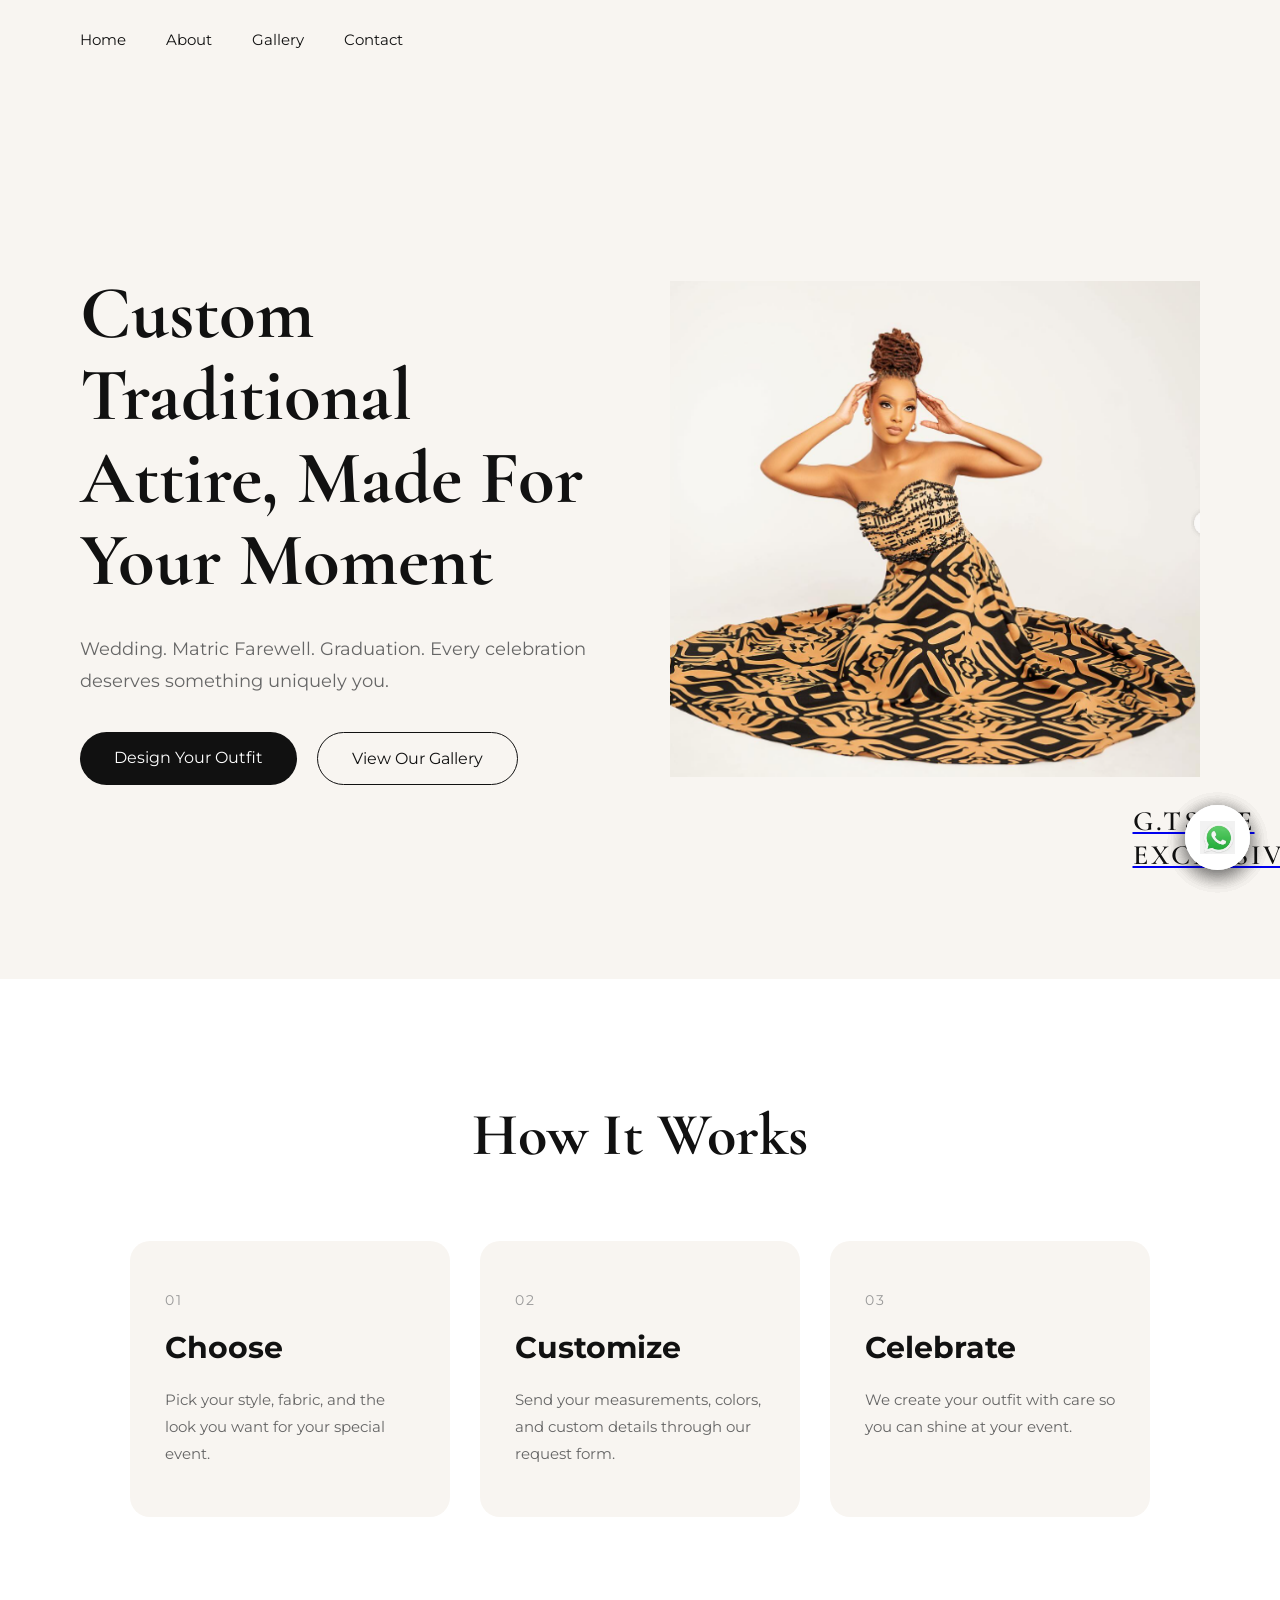
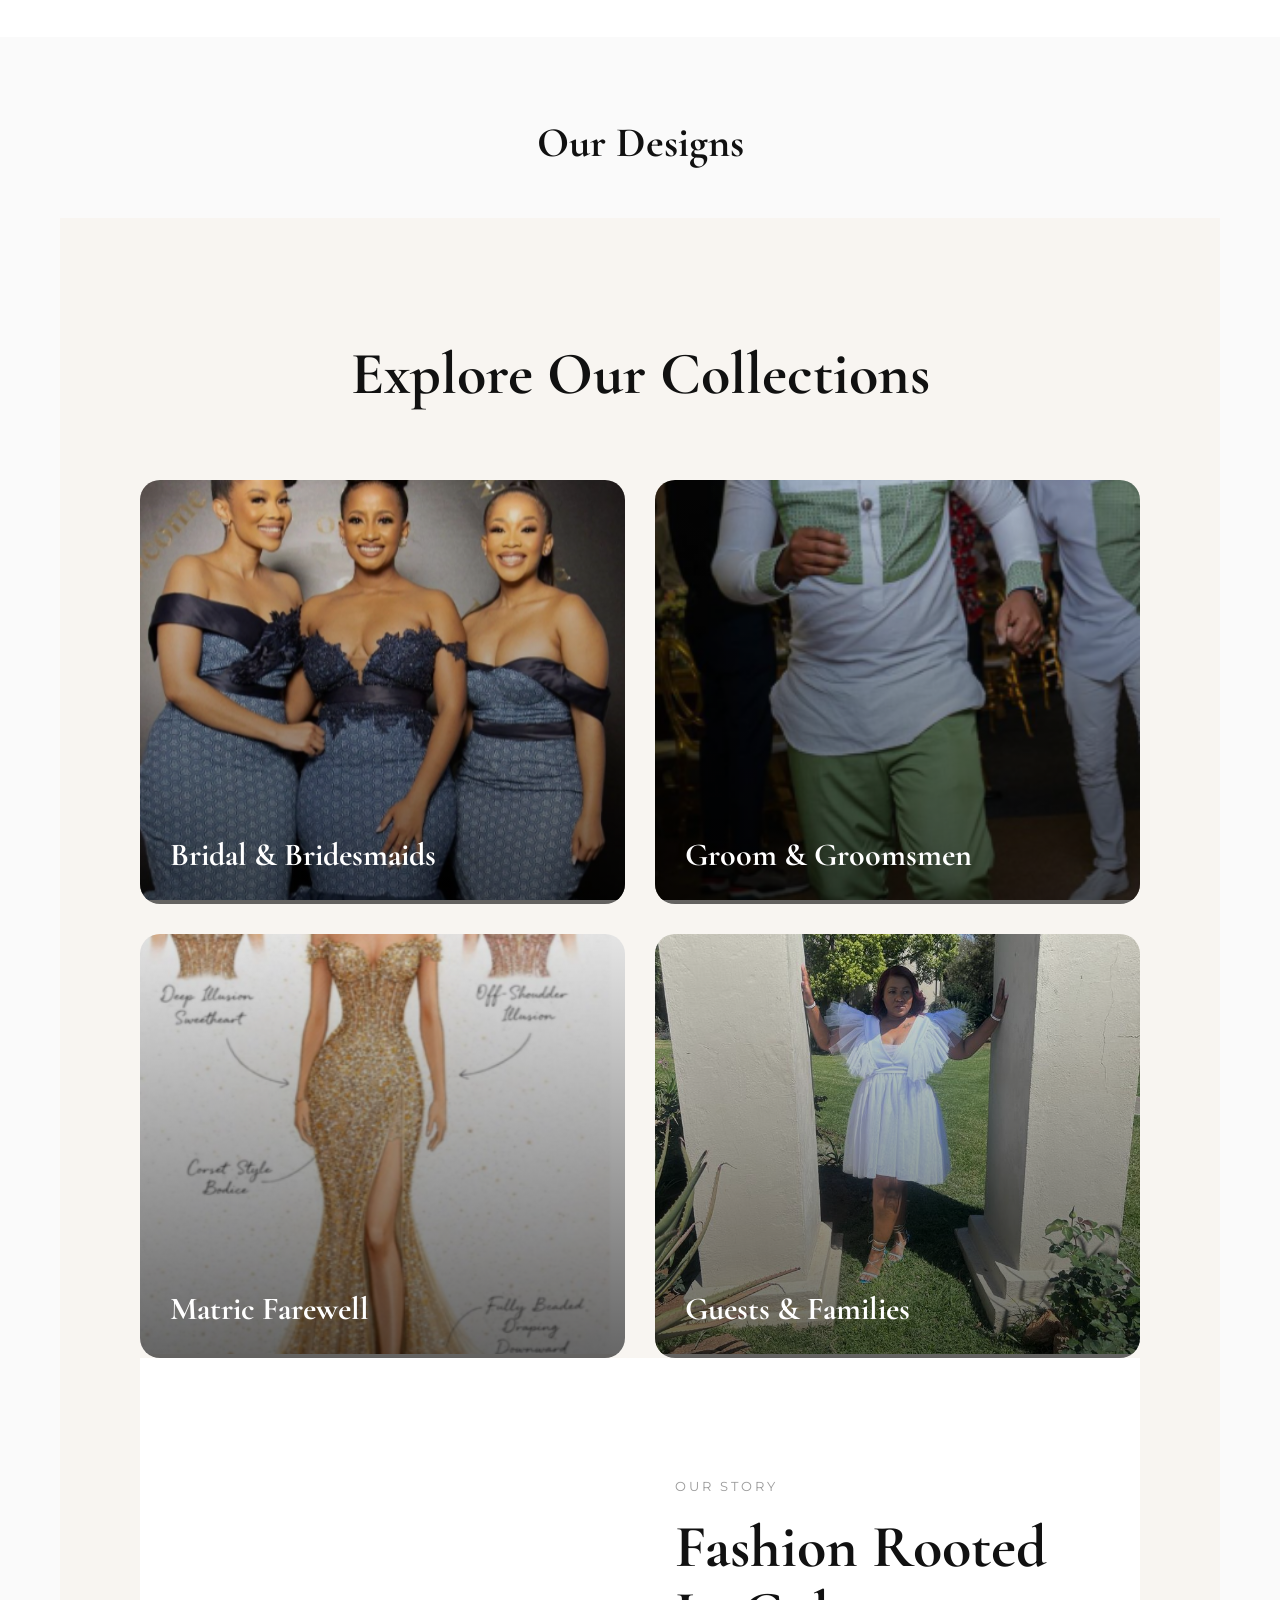
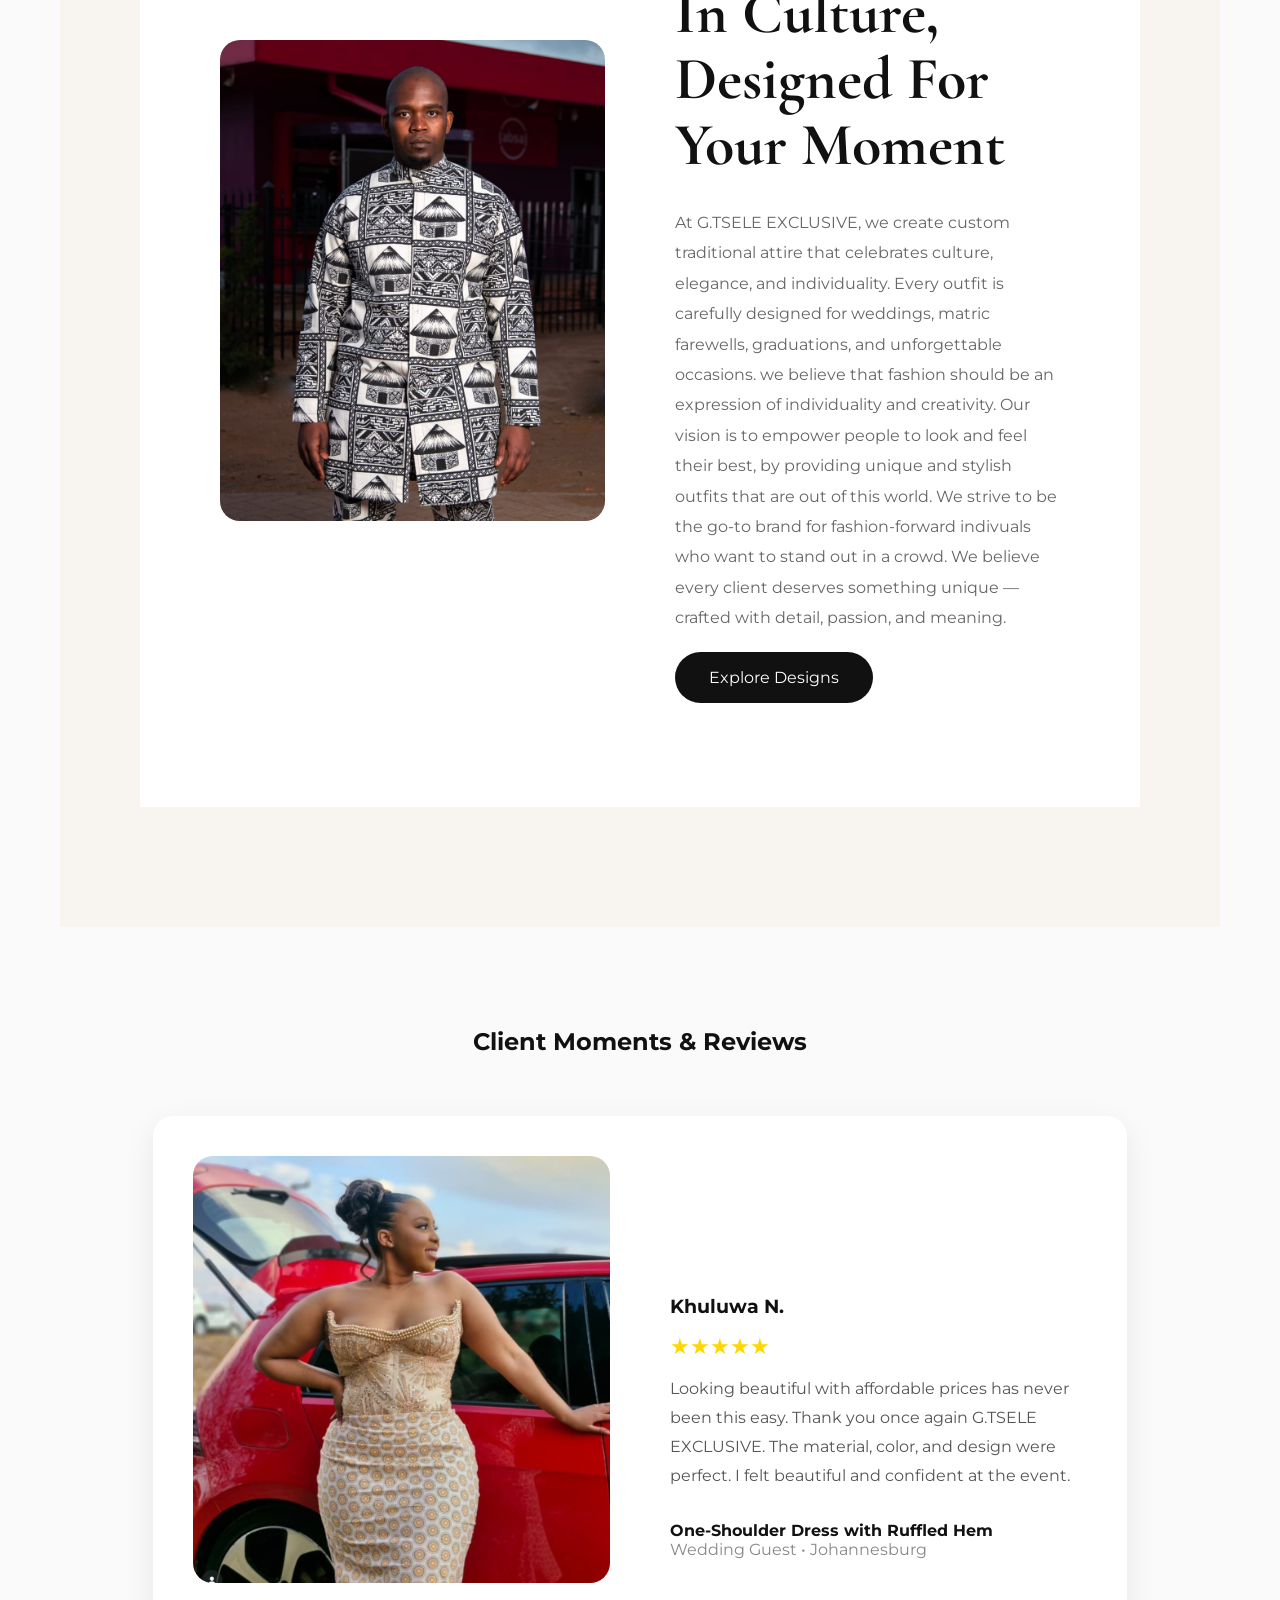
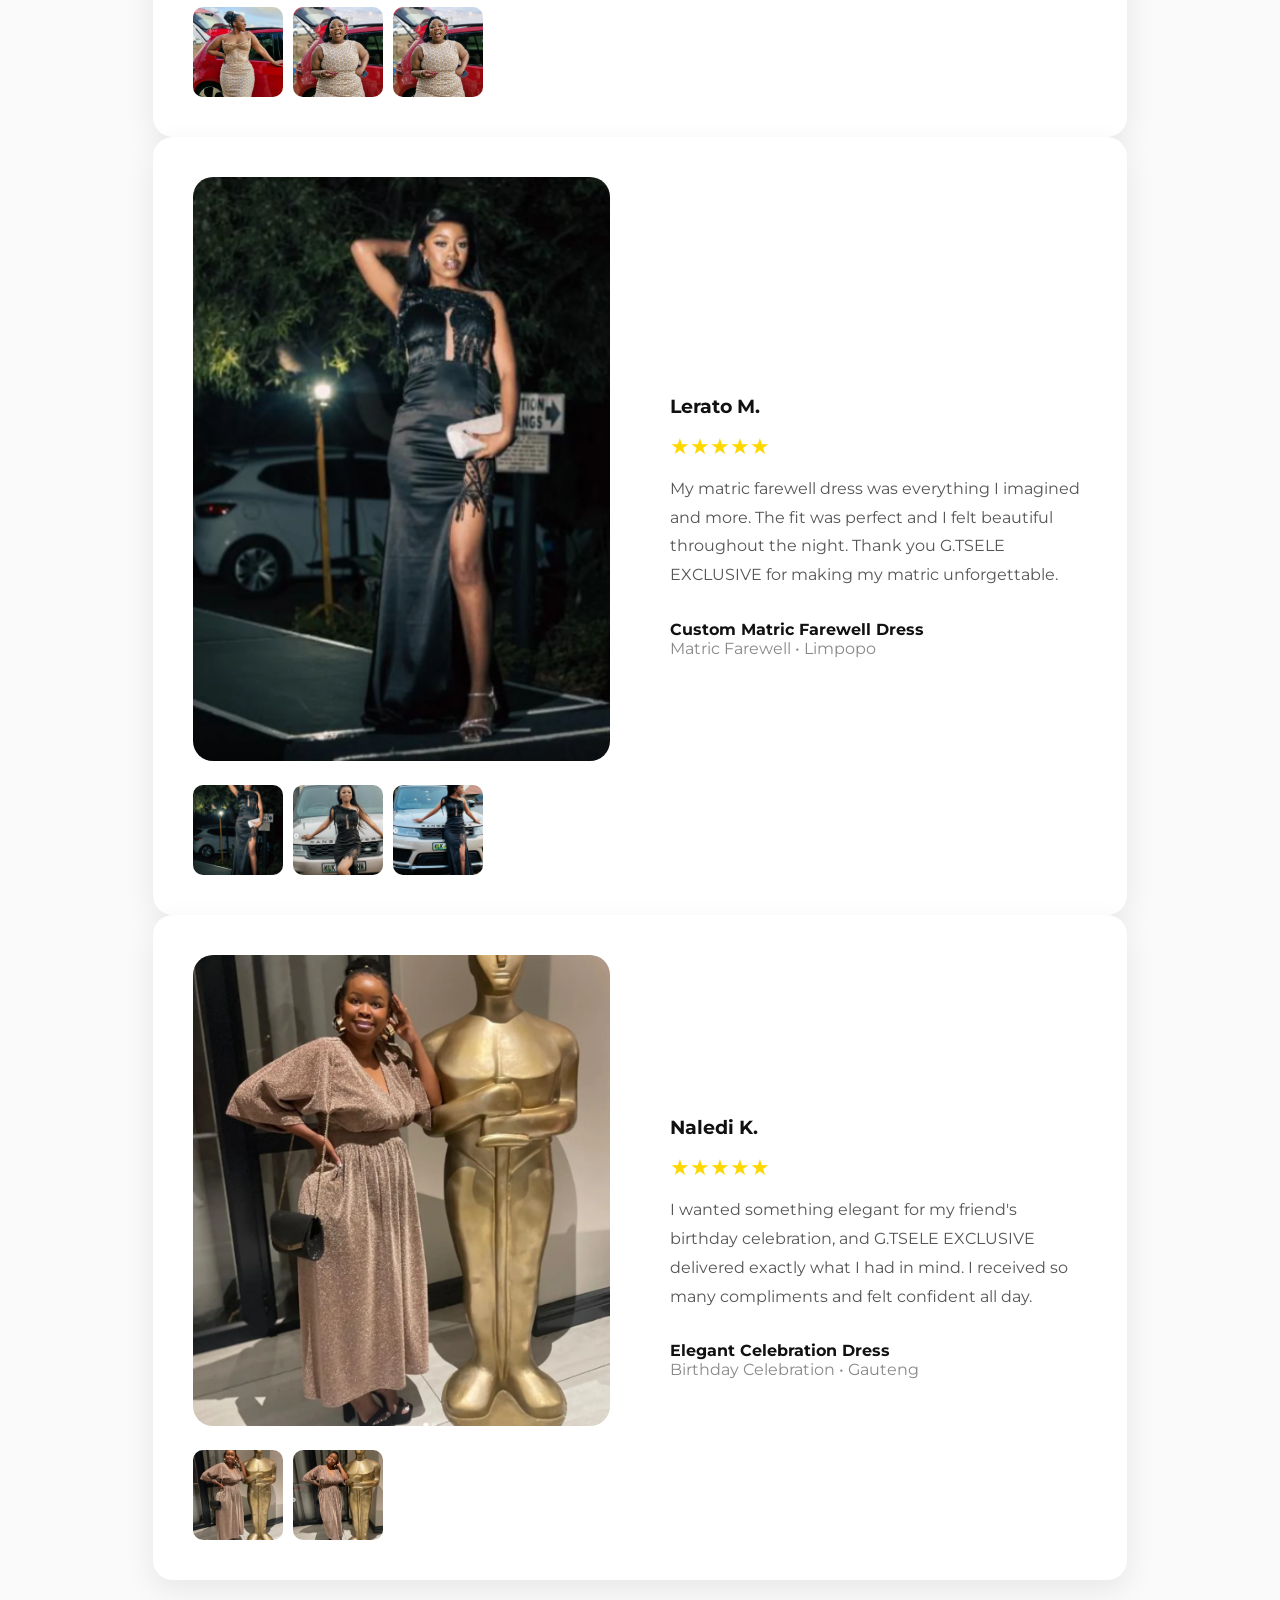
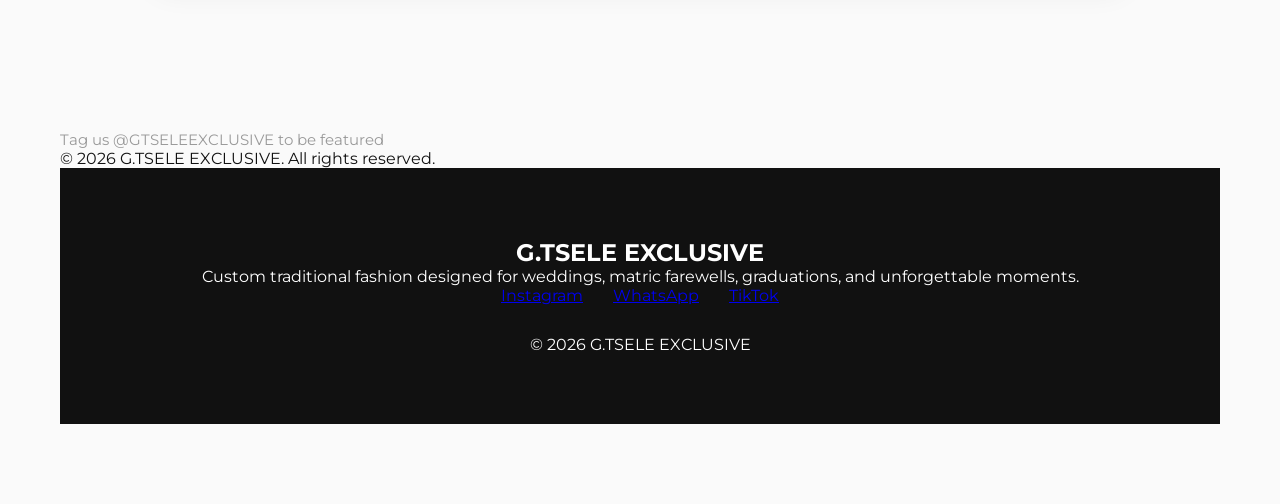
<file: index.html>
<!DOCTYPE html>
<html lang="en">
<head>
    <meta charset="UTF-8">
    <meta name="viewport" content="width=device-width, initial-scale=1.0">
    <title>G.TSELE EXCLUSIVE</title>
    <link rel="preconnect" href="https://fonts.googleapis.com">
<link rel="preconnect" href="https://fonts.gstatic.com" crossorigin>
<link href="https://fonts.googleapis.com/css2?family=Cormorant+Garamond:wght@300;400;500;600&family=Montserrat:wght@300;400;500&display=swap" rel="stylesheet">
    <link rel="stylesheet" href="style.css">
<a href="https://wa.me/27671234567" class="whatsapp-btn">
<meta name="viewport" content="width=device-width, initial-scale=1.0">
</head>
<body>

<header>
    <nav class="navbar">
        <h1 class="logo">G.TSELE EXCLUSIVE</h1>

        <ul class="nav-links">
             <li><a href="#home">Home</a></li>
            <li><a href="#about">About</a></li>
             <a href="gallery.html">Gallery</a>
             <li><a href="#contact">Contact</a></li>
        </ul>
    </nav>
</header>
    <section class="hero">

    <!-- LEFT SIDE -->
    <div class="hero-left">

        <h1>
            Custom Traditional Attire,
            Made For Your Moment
        </h1>

        <p>
            Wedding. Matric Farewell. Graduation.
            Every celebration deserves something uniquely you.
        </p>

        <div class="hero-buttons">

            <a href="customize.html" class="btn-primary">
                Design Your Outfit
            </a>

            <a href="gallery.html" class="btn-secondary">
                View Our Gallery
            </a>

        </div>

    </div>

    <!-- RIGHT SIDE -->
    <div class="hero-right">

        <img src="Gallery/pictureM.PNG" alt="Traditional Fashion">

    </div>

</section>

<!-- HOW IT WORKS -->
<section class="how-it-works">

    <h2 class="section-heading">
        How It Works
    </h2>

    <div class="steps-container">

        <!-- STEP 1 -->
        <div class="step-card">

            <div class="step-number">01</div>

            <h3>Choose</h3>

            <p>
                Pick your style, fabric,
                and the look you want
                for your special event.
            </p>

        </div>

        <!-- STEP 2 -->
        <div class="step-card">

            <div class="step-number">02</div>

            <h3>Customize</h3>

            <p>
                Send your measurements,
                colors, and custom details
                through our request form.
            </p>

        </div>

        <!-- STEP 3 -->
        <div class="step-card">

            <div class="step-number">03</div>

            <h3>Celebrate</h3>

            <p>
                We create your outfit
                with care so you can shine
                at your event.
            </p>

        </div>

    </div>

</section>

<section class="gallery" id="gallery">
    <h2 class="section-title">Our Designs</h2>
        
            <!-- CATEGORY SECTION -->
<section class="categories">

    <h2 class="section-heading">
        Explore Our Collections
    </h2>

    <div class="category-grid">

        <!-- CARD 1 -->
        <div class="category-card">

            <img src="Gallery/tlotlo 41.png" alt="Bridal">

            <div class="category-overlay">
                <h3>Bridal & Bridesmaids</h3>
            </div>

        </div>

        <!-- CARD 2 -->
        <div class="category-card">

            <img src="Gallery/tlotlo 42.png" alt="Groom">

            <div class="category-overlay">
                <h3>Groom & Groomsmen</h3>
            </div>

        </div>

        <!-- CARD 3 -->
        <div class="category-card">

            <img src="Gallery/tlotlo 43.png" alt="Matric">

            <div class="category-overlay">
                <h3>Matric Farewell</h3>
            </div>

        </div>

        <!-- CARD 4 -->
        <div class="category-card">

            <img src="Gallery/pic 8.jpg" alt="Family">

            <div class="category-overlay">
                <h3>Guests & Families</h3>
            </div>

        </div>

    </div>

    <!-- OUR STORY -->
<section class="our-story" id="about">

    <!-- IMAGE -->
    <div class="story-image">

        <img src="Gallery/pic7.jpg" alt="Designer">

    </div>
 
    <!-- TEXT -->
    <div class="story-text">

        <p class="small-heading">
            OUR STORY
        </p>

        <h2>
            Fashion Rooted In Culture,
            Designed For Your Moment
        </h2>

        <p class="story-description">
            At G.TSELE EXCLUSIVE, we create custom traditional attire
            that celebrates culture, elegance, and individuality.
            Every outfit is carefully designed for weddings,
            matric farewells, graduations, and unforgettable occasions.
    
            we believe that fashion should be an expression of individuality and creativity. Our vision is to empower people to look and feel their best, by providing unique and stylish outfits that are out of this world. 
            We strive to be the go-to brand for fashion-forward indivuals who want to stand out in a crowd.
 

 We believe every client deserves something unique —
            crafted with detail, passion, and meaning.
</p>
        <a href="gallery.html" class="btn-primary">
            Explore Designs
        </a>

    </div>

</section>
</section>

<!-- CUSTOMER GALLERY -->
<section class="client-moments">

    <h2>Client Moments & Reviews</h2>

    <div class="client-review">

        <!-- Left side -->

        <div class="client-images">

            <img src="Gallery/tlotlo 44.png"
                 class="main-client-image">

            <div class="client-thumbnails">

                <img src="Gallery/tlotlo 44.png">

                <img src="Gallery/tlotlo 46.png">

                <img src="Gallery/tlotlo 46.png">

            </div>

        </div>

        <!-- Right side -->

        <div class="client-feedback">

            <h3>Khuluwa N.</h3>

            <div class="stars">
                ★★★★★
            </div>

            <p>
                Looking beautiful with affordable prices has never been this easy.
                Thank you once again G.TSELE EXCLUSIVE. The material, color,
                and design were perfect. I felt beautiful and confident at the event.
            </p>

            <h4>One-Shoulder Dress with Ruffled Hem</h4>

            <span>Wedding Guest • Johannesburg</span>

        </div>

    </div>

    <div class="client-review">

    <div class="client-images">

        <img src="Gallery/tlotlo 49.png"
             class="main-client-image">

        <div class="client-thumbnails">

            <img src="Gallery/tlotlo 49.png">
            <img src="Gallery/tlotlo 50.png">
            <img src="Gallery/tlotlo 51.png">

        </div>

    </div>

    <div class="client-feedback">

        <h3>Lerato M.</h3>

        <div class="stars">
            ★★★★★
        </div>

        <p>
            My matric farewell dress was everything I imagined and more.
            The fit was perfect and I felt beautiful throughout the night.
            Thank you G.TSELE EXCLUSIVE for making my matric unforgettable.
        </p>

        <h4>Custom Matric Farewell Dress</h4>

        <span>Matric Farewell • Limpopo</span>

    </div>

</div>

<div class="client-review">

    <div class="client-images">

        <img src="Gallery/tlotlo 47.png"
             class="main-client-image">

        <div class="client-thumbnails">

            <img src="Gallery/tlotlo 47.png">
            <img src="Gallery/tlotlo 48.png">

        </div>

    </div>

    <div class="client-feedback">

        <h3>Naledi K.</h3>

        <div class="stars">
            ★★★★★
        </div>

        <p>
            I wanted something elegant for my friend's birthday celebration,
            and G.TSELE EXCLUSIVE delivered exactly what I had in mind.
            I received so many compliments and felt confident all day.
        </p>

        <h4>Elegant Celebration Dress</h4>

        <span>Birthday Celebration • Gauteng</span>

    </div>

</div>

</section>

    <p class="gallery-tag">
        Tag us @GTSELEEXCLUSIVE to be featured
    </p>

        <p class="copyright">
            © 2026 G.TSELE EXCLUSIVE. All rights reserved.
        </p>

    </div>
<!-- WHATSAPP BUTTON -->
<a href="https://wa.me/27671234567" class="whatsapp-btn">

    <img src="Gallery/tlotlo 8.png" alt="WhatsApp">

</a>
<!-- FOOTER -->
<footer class="footer">

    <h2>G.TSELE EXCLUSIVE</h2>

    <p>
        Custom traditional fashion designed
        for weddings, matric farewells,
        graduations, and unforgettable moments.
    </p>

    <div class="footer-links">

        <a href="#">Instagram</a>
        <a href="#">WhatsApp</a>
        <a href="#">TikTok</a>

    </div>

    <p class="copyright">
        © 2026 G.TSELE EXCLUSIVE
    </p>


</footer>
</body>
</html>
</file>
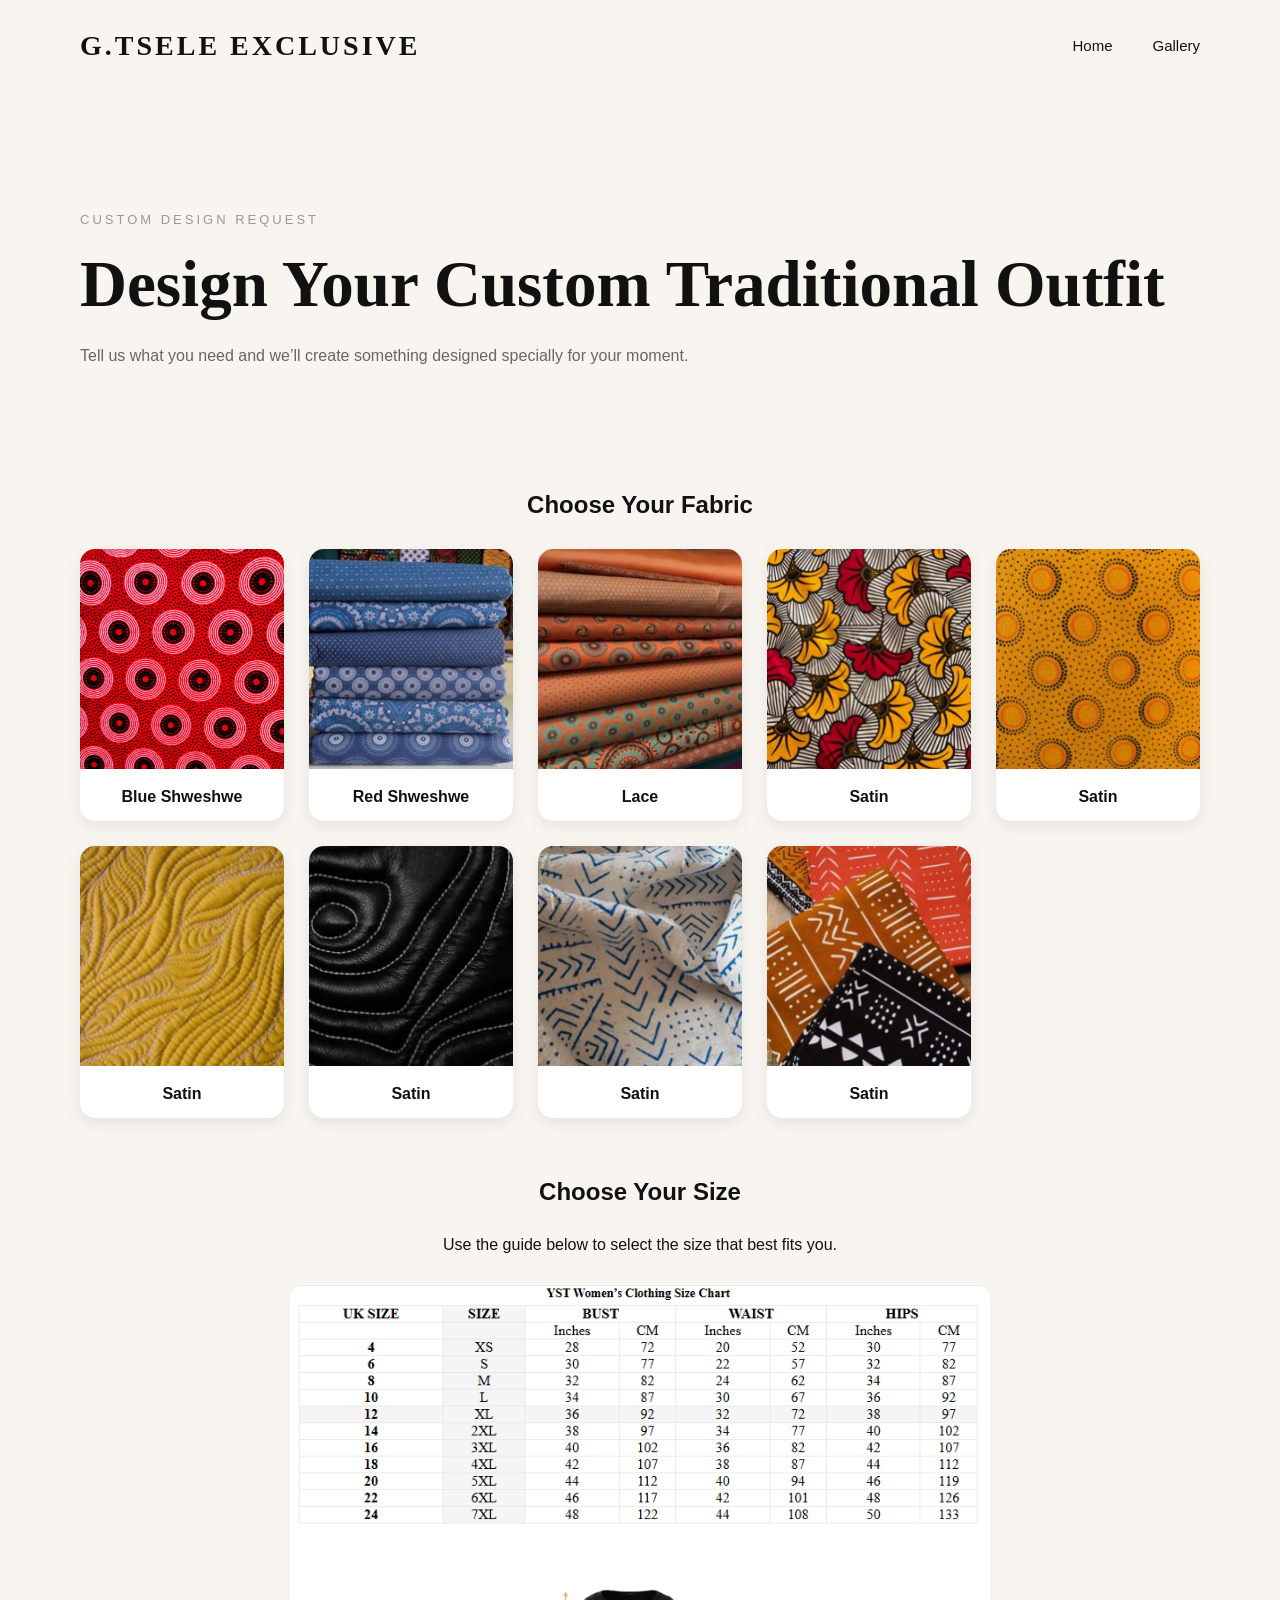
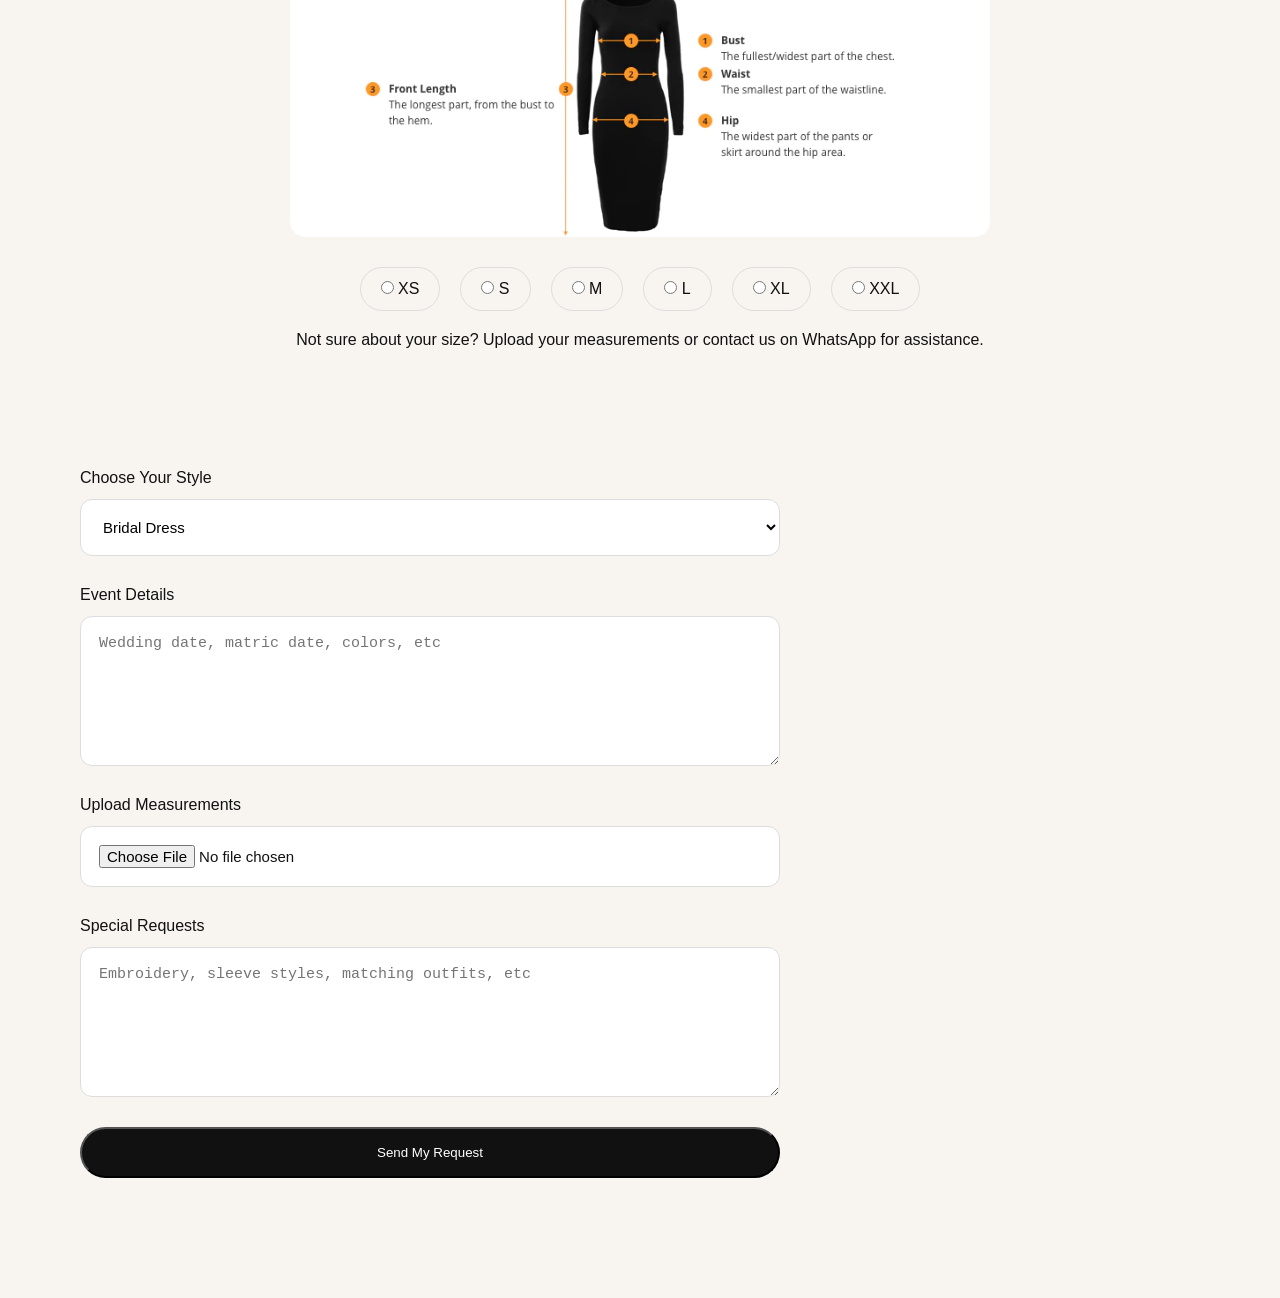
<file: customize.html>
<!DOCTYPE html>
<html lang="en">
<head>
    <meta charset="UTF-8">
    <meta name="viewport" content="width=device-width, initial-scale=1.0">
    <title>Customize Your Outfit</title>

    <link rel="stylesheet" href="style.css">
    <meta name="viewport" content="width=device-width, initial-scale=1.0">
</head>
<body>

<!-- NAVBAR -->
<nav class="navbar">

    <h1 class="logo">G.TSELE EXCLUSIVE</h1>

    <ul class="nav-links">
        <li><a href="index.html">Home</a></li>
        <li><a href="gallery.html">Gallery</a></li>
    </ul>

</nav>

<!-- CUSTOMIZE SECTION -->
<section class="customize-page">

    <p class="small-heading">
        CUSTOM DESIGN REQUEST
    </p>

    <h1>
        Design Your Custom
        Traditional Outfit
    </h1>

    <p class="customize-text">
        Tell us what you need and we’ll create something
        designed specially for your moment.
    </p>

    <section class="fabric-section">

    <h2>Choose Your Fabric</h2>

    <div class="fabric-grid">

        <div class="fabric-card">
            <img src="Gallery/tlotlo 30.png" alt="Blue Shweshwe">
            <p>Blue Shweshwe</p>
        </div>

        <div class="fabric-card">
            <img src="Gallery/tlotlo 31.png" alt="Red Shweshwe">
            <p>Red Shweshwe</p>
        </div>

        <div class="fabric-card">
            <img src="Gallery/tlotlo 32.png" alt="Lace">
            <p>Lace</p>
        </div>

        <div class="fabric-card">
            <img src="Gallery/tlotlo 33.png" alt="Satin">
            <p>Satin</p>
        </div>

         <div class="fabric-card">
            <img src="Gallery/tlotlo 39.png" alt="Satin">
            <p>Satin</p>
        </div>

         <div class="fabric-card">
            <img src="Gallery/tlotlo 35.png" alt="Satin">
            <p>Satin</p>
        </div>

         <div class="fabric-card">
            <img src="Gallery/tlotlo 36.png" alt="Satin">
            <p>Satin</p>
        </div>

        <div class="fabric-card">
            <img src="Gallery/tlotlo 40.png" alt="Satin">
            <p>Satin</p>
        </div>

         <div class="fabric-card">
            <img src="Gallery/tlotlo 34.png" alt="Satin">
            <p>Satin</p>
        </div>

    </div>

    <section class="size-section">

    <h2>Choose Your Size</h2>

    <p>
        Use the guide below to select the size that best fits you.
    </p>

    <img src="Gallery/tlotlo 12.png"
         alt="Size Guide"
         class="size-chart">

    <div class="size-options">

        <label>
            <input type="radio" name="size" value="XS">
            XS
        </label>

        <label>
            <input type="radio" name="size" value="S">
            S
        </label>

        <label>
            <input type="radio" name="size" value="M">
            M
        </label>

        <label>
            <input type="radio" name="size" value="L">
            L
        </label>

        <label>
            <input type="radio" name="size" value="XL">
            XL
        </label>

        <label>
            <input type="radio" name="size" value="XXL">
            XXL
        </label>

<p class="measurement-note">
Not sure about your size?
Upload your measurements or contact us on WhatsApp for assistance.
</p>

    </div>

</section>

</section>
    <!-- FORM -->
    <form class="custom-form">

        <!-- STYLE -->
        <div class="form-group">

            <label>Choose Your Style</label>

            <select>
                <option>Bridal Dress</option>
                <option>Bridesmaid Dress</option>
                <option>Matric Dress</option>
                <option>Groom Suit</option>
                <option>Guest Outfit</option>
            </select>

        </div>

        <!-- EVENT -->
        <div class="form-group">

            <label>Event Details</label>

            <textarea placeholder="Wedding date, matric date, colors, etc"></textarea>

        </div>

        <!-- MEASUREMENTS -->
        <div class="form-group">

            <label>Upload Measurements</label>

            <input type="file">

        </div>

        <!-- SPECIAL REQUESTS -->
        <div class="form-group">

            <label>Special Requests</label>

            <textarea placeholder="Embroidery, sleeve styles, matching outfits, etc"></textarea>

        </div>

        <!-- BUTTON -->
        <button type="submit" class="btn-primary">
            Send My Request
        </button>

    </form>

</section>

</body>
</html>
</file>
<file: style.css>
/* Reset */
* {
    margin: 0;
    padding: 0;
    box-sizing: border-box;
}

/* Body */
body {
    font-family: 'Helvetica Neue', sans-serif;
    background-color: #f8f5f1;
    color: #111;

}
body {
    font-family: 'Montserrat', sans-serif;
    background-color: #f8f5f1;
    color: #111;
}


/* NAVBAR */
/* NAVBAR */
.navbar {
    display: flex;
    justify-content: space-between;
    align-items: center;

    padding: 30px 80px;

    background-color: #f8f5f1;

    position: sticky;
    top: 0;

    z-index: 1000;
}

/* LOGO */
.logo {
    font-family: 'Cormorant Garamond', serif;
    font-size: 32px;
    color: #111;
}

/* LINKS */
.nav-links {
    display: flex;
    gap: 40px;

    list-style: none;
}

.nav-links a {
    text-decoration: none;
    color: #111;

    font-size: 15px;

    transition: 0.3s ease;
}

.nav-links a:hover {
    color: #a67c6d;
}

.logo {
    font-family: 'Cormorant Garamond', serif;
    font-size: 28px;
    letter-spacing: 3px;
    font-weight: 600;
}

.hero-text h1 {
    font-family: 'Cormorant Garamond', serif;
    font-size: 64px;
    font-weight: 500;
    line-height: 1.1;
    margin-bottom: 20px;
}

.section-title {
    font-family: 'Cormorant Garamond', serif;
    font-size: 42px;
    margin-bottom: 50px;
    text-align: center;
}

/* HERO SECTION */
/* HERO SECTION */
.hero {
    min-height: 100vh;
    background-color: #f8f5f1;

    display: flex;
    align-items: center;
    justify-content: space-between;

    padding: 80px 80px;
    gap: 60px;
}

/* LEFT SIDE */
.hero-left {
    flex: 1;
}

.hero-left h1 {
    font-family: 'Cormorant Garamond', serif;
    font-size: 75px;
    line-height: 1.1;
    color: #111;
    margin-bottom: 30px;
}

.hero-left p {
    font-size: 18px;
    line-height: 1.8;
    color: #666;
    margin-bottom: 35px;
    max-width: 550px;
}

/* BUTTONS */
.hero-buttons {
    display: flex;
    gap: 20px;
}

.btn-primary {
    background-color: #111;
    color: white;
    padding: 16px 34px;
    border-radius: 40px;
    text-decoration: none;
    transition: 0.3s ease;
}

.btn-primary:hover {
    background-color: #333;
}

.btn-secondary {
    border: 1px solid #111;
    color: #111;
    padding: 16px 34px;
    border-radius: 40px;
    text-decoration: none;
    transition: 0.3s ease;
}

.btn-secondary:hover {
    background-color: #111;
    color: white;
}

/* RIGHT SIDE */
.hero-right {
    flex: 1;
border-radius: 25px;
    display: flex;
    justify-content: center;
}

.hero-right img {
    width: 100%;
    max-width: 650px;
}
/* HOW IT WORKS */
.how-it-works {
    padding: 120px 80px;
    background-color: white;
}

/* SECTION TITLE */
.section-heading {
    text-align: center;
    font-family: 'Cormorant Garamond', serif;
    font-size: 60px;
    color: #111;
    margin-bottom: 70px;
}

/* CONTAINER */
.steps-container {
    display: flex;
    justify-content: center;
    gap: 30px;
    flex-wrap: wrap;
}

/* CARDS */
.step-card {
    background-color: #f8f5f1;
    padding: 50px 35px;
    border-radius: 20px;
    width: 320px;

    transition: 0.3s ease;
}

.step-card:hover {
    transform: translateY(-10px);
}

/* NUMBER */
.step-number {
    font-size: 14px;
    color: #999;
    margin-bottom: 20px;
    letter-spacing: 2px;
}

/* TITLE */
.step-card h3 {
    font-size: 30px;
    margin-bottom: 20px;
    color: #111;
}

/* TEXT */
.step-card p {
    color: #666;
    line-height: 1.8;
    font-size: 15px;
}
/* GALLERY SECTION */
.gallery {
    padding: 80px 60px;
    background-color: #fafafa;
}


/* CATEGORY SECTION */
.categories {
    padding: 120px 80px;
    background-color: #f8f5f1;
}

/* GRID */
.category-grid {
    display: grid;
    grid-template-columns: repeat(2, 1fr);
    gap: 30px;
}

/* CARD */
.category-card {
    position: relative;
    overflow: hidden;
    border-radius: 20px;
    cursor: pointer;
}

/* IMAGE */
.category-card img {
    width: 100%;
    height: 420px;
    object-fit: cover;

    transition: transform 0.8s ease;
}

/* HOVER EFFECT */
.category-card:hover img {
    transform: scale(1.05);
}

/* DARK OVERLAY */
.category-overlay {
    position: absolute;
    inset: 0;

    background: linear-gradient(
        to top,
        rgba(0,0,0,0.6),
        rgba(0,0,0,0.1)
    );

    display: flex;
    align-items: flex-end;

    padding: 30px;
}
/* OUR STORY */
.our-story {
    padding: 120px 80px;

    display: flex;
    align-items: center;
    gap: 70px;

    background-color: white;
}

/* IMAGE */
.story-image {
    flex: 1;
}

.story-image img {
    width: 100%;
    border-radius: 20px;
}

/* TEXT */
.story-text {
    flex: 1;
}

/* SMALL TITLE */
.small-heading {
    letter-spacing: 3px;
    font-size: 13px;
    color: #999;
    margin-bottom: 20px;
}

/* MAIN TITLE */
.story-text h2 {
    font-family: 'Cormorant Garamond', serif;
    font-size: 60px;
    line-height: 1.1;
    color: #111;

    margin-bottom: 30px;
}

/* DESCRIPTION */
.story-description {
    color: #666;
    line-height: 1.9;
    font-size: 16px;

    margin-bottom: 35px;
}
/* TEXT */
.category-overlay h3 {
    color: white;
    font-size: 32px;
    font-family: 'Cormorant Garamond', serif;
}

  
/* CONTACT SECTION */
.contact {
    padding: 80px 60px;
    background-color: #fff;
}

/* FORM */
.contact-form {
    max-width: 600px;
    margin: 0 auto;
    display: flex;
    flex-direction: column;
    gap: 15px;
}


/* INPUTS */
.contact-form input,
.contact-form textarea {
    padding: 12px;
    border: 1px solid #ddd;
    font-size: 14px;
    width: 100%;
}

/* BUTTON */
.contact-form button {
    padding: 14px;
    background-color: #111;
    color: white;
    border: none;
    font-size: 14px;
    cursor: pointer;
    transition: 0.3s;
}

.contact-form button:hover {
    background-color: #444;
}

/* TESTIMONIAL SECTION */
.testimonials {
    padding: 80px 60px;
    background-color: #f8f5f1;
}

/* CUSTOMER GALLERY */
.customer-gallery {
    padding: 120px 80px;
    background-color: #f8f5f1;
    text-align: center;
}

/* GRID */
.customer-grid {
    display: grid;
    grid-template-columns: repeat(3, 1fr);
    gap: 30px;

    margin-top: 70px;
}

/* CARD */
.customer-card {
    background-color: white;
    border-radius: 20px;
    overflow: hidden;

    transition: 0.3s ease;
}

.customer-card:hover {
    transform: translateY(-10px);
}

/* IMAGE */
.customer-card img {
    width: 100%;
    height: 420px;
    object-fit: cover;
}

/* INFO */
.customer-info {
    padding: 30px;
    text-align: left;
}

/* TITLE */
.customer-info h3 {
    font-size: 28px;
    margin-bottom: 15px;
    color: #111;
}

/* TEXT */
.customer-info p {
    color: #666;
    line-height: 1.8;
    font-size: 15px;
}

/* TAG */
.gallery-tag {
    margin-top: 50px;
    color: #999;
    font-size: 15px;
}

/* GRID */
.gallery-container {
    display: grid;
    grid-template-columns: repeat(auto-fit, minmax(280px, 1fr));
    gap: 25px;
}

/* IMAGE */
.gallery-item img {
    width: 100%;
    height: 400px;
    object-fit: cover;
    border-radius: 10px;
    transition: 0.4s ease;
}

.gallery-item img:hover {
    transform: scale(1.03);
}

/* WHATSAPP BUTTON */
.whatsapp-btn {
    position: fixed;

    bottom: 30px;
    right: 30px;

    width: 65px;
    height: 65px;

    background-color: white;

    border-radius: 50%;

    display: flex;
    align-items: center;
    justify-content: center;

    box-shadow: 0 5px 20px rgba(0,0,0,0.15);

    z-index: 1000;
}

.whatsapp-btn img {
    width: 35px;
}

/* CUSTOMIZE PAGE */
.customize-page {
    padding: 120px 80px;
    background-color: #f8f5f1;
}

/* TITLE */
.customize-page h1 {
    font-family: 'Cormorant Garamond', serif;
    font-size: 65px;

    margin-bottom: 20px;

    color: #111;
}

/* TEXT */
.customize-text {
    max-width: 700px;
    line-height: 1.8;
    color: #666;

    margin-bottom: 60px;
}

/* FORM */
.custom-form {
    display: flex;
    flex-direction: column;

    gap: 30px;

    max-width: 700px;
}

/* GROUP */
.form-group {
    display: flex;
    flex-direction: column;
}

/* LABEL */
.form-group label {
    margin-bottom: 12px;
    color: #111;
}

/* INPUTS */
.form-group input,
.form-group select,
.form-group textarea {
    padding: 18px;

    border: 1px solid #ddd;
    border-radius: 12px;

    font-size: 15px;
    background-color: white;
}

/* TEXTAREA */
.form-group textarea {
    min-height: 150px;
}
/* MOBILE RESPONSIVE */
@media (max-width: 768px) {

    /* HERO */
    .hero {
        flex-direction: column;
        text-align: center;

        padding: 120px 30px 60px;
    }

    .hero-left h1 {
        font-size: 48px;
    }

    .hero-buttons {
        justify-content: center;
        flex-wrap: wrap;
    }

    /* HOW IT WORKS */
    .steps-container {
        flex-direction: column;
        align-items: center;
    }

    /* CATEGORY GRID */
    .category-grid {
        grid-template-columns: 1fr;
    }

    /* STORY */
    .our-story {
        flex-direction: column;
    }

    .story-text h2 {
        font-size: 42px;
    }

    /* CUSTOMER GRID */
    .customer-grid {
        grid-template-columns: 1fr;
    }

    /* CUSTOMIZE PAGE */
    .customize-page {
        padding: 100px 30px;
    }

    .customize-page h1 {
        font-size: 42px;
    }

}

/* FOOTER */
.footer {
    background-color: #111;
    color: white;
    padding: 70px 20px;
    text-align: center;
}

/* CONTENT */
.footer-content h2 {
    font-family: 'Cormorant Garamond', serif;
    font-size: 40px;
    margin-bottom: 20px;
    color: #e8d4d0;
}

.footer-content p {
    color: #ccc;
    font-size: 15px;
    margin-bottom: 25px;
    line-height: 1.7;
}

/* LINKS */
.footer-links {
    display: flex;
    justify-content: center;
    gap: 30px;
    margin-bottom: 30px;
}

/* GALLERY HERO */

.gallery-hero{
    text-align:center;
    padding:80px 20px 40px;
}

.gallery-hero h1{
    font-size:70px;
    font-family:'Cormorant Garamond', serif;
    color:#111;
    margin-bottom:15px;
}

.gallery-hero p{
    max-width:700px;
    margin:auto;
    color:#666;
    line-height:1.8;
}

/* CATEGORY MENU */

.gallery-menu{
    display:flex;
    justify-content:center;
    gap:20px;
    flex-wrap:wrap;
    margin-bottom:80px;
}

.gallery-menu a{
    text-decoration:none;
    color:#111;
    padding:12px 25px;
    border:1px solid #ddd;
    border-radius:30px;
    transition:0.3s;
}

.gallery-menu a:hover{
    background:#111;
    color:white;
}

/* SECTION */

.gallery-section{
    padding:40px 80px;
}

.gallery-section h2{
    font-size:45px;
    font-family:'Cormorant Garamond', serif;
    margin-bottom:40px;
    text-align:center;
}

/* GRID */

.gallery-grid{
    display:grid;
    grid-template-columns:repeat(3,1fr);
    gap:30px;
}

/* CARD */

.gallery-item{
    background:white;
    border-radius:20px;
    overflow:hidden;
    box-shadow:0 5px 20px rgba(0,0,0,0.05);
    transition:0.4s;
}

.gallery-item:hover{
    transform:translateY(-8px);
}

.gallery-item img{
    width:100%;
    height:320px;
    object-fit:cover;
}

.gallery-item h4{
    padding:20px 20px 10px;
    font-size:20px;
}

.gallery-item p{
    padding:0 20px 20px;
    color:#666;
}

/* MOBILE */

@media(max-width:768px){

    .gallery-grid{
        grid-template-columns:1fr;
    }

    .gallery-section{
        padding:30px;
    }

    .gallery-hero h1{
        font-size:45px;
    }

}

/* VIEW MORE LINKS */

.view-more{
    text-align:center;
    margin-top:30px;
    margin-bottom:60px;
}

.view-more a{
    text-decoration:none;
    color:#111;
    font-size:18px;
    font-weight:500;
    border-bottom:1px solid #111;
    padding-bottom:5px;
    transition:0.3s;
}

.view-more a:hover{
    color:#a67c6d;
    border-color:#a67c6d;
}

.thumbnails{
    display:flex;
    gap:8px;
    margin-top:10px;
    justify-content:center;
}

.thumbnails img{
    width:70px;
    height:70px;
    object-fit:cover;
    border-radius:8px;
}
.fabric-section{
    padding:60px 0;
}

.fabric-section h2{
    text-align:center;
    margin-bottom:30px;
}

.fabric-grid{
    display:grid;
    grid-template-columns:repeat(auto-fit,minmax(200px,1fr));
    gap:25px;
}

.fabric-card{
    background:white;
    border-radius:15px;
    overflow:hidden;
    box-shadow:0 5px 15px rgba(0,0,0,0.08);
    text-align:center;
}

.fabric-card img{
    width:100%;
    height:220px;
    object-fit:cover;
}

.fabric-card p{
    padding:15px;
    font-weight:600;
}

/* SIZE SECTION */

.size-section{
    padding:60px 0;
    text-align:center;
}

.size-chart{
    width:100%;
    max-width:700px;
    border-radius:15px;
    margin:30px auto;
    display:block;
}

.size-options{
    display:flex;
    justify-content:center;
    gap:20px;
    flex-wrap:wrap;
    margin-top:20px;
}

.size-options label{
    padding:12px 20px;
    border:1px solid #ddd;
    border-radius:30px;
    cursor:pointer;
}

.client-moments{
    padding:100px 8%;
}

.client-moments h2{
    text-align:center;
    margin-bottom:60px;
}

.client-review{
    display:flex;
    gap:60px;
    align-items:center;
    background:white;
    padding:40px;
    border-radius:20px;
    box-shadow:0 10px 30px rgba(0,0,0,.08);
}

.client-images{
    flex:1;
}

.main-client-image{
    width:100%;
    border-radius:20px;
}

.client-thumbnails{
    display:flex;
    gap:10px;
    margin-top:20px;
}

.client-thumbnails img{
    width:90px;
    height:90px;
    object-fit:cover;
    border-radius:10px;
}

.client-feedback{
    flex:1;
}

.stars{
    color:gold;
    font-size:22px;
    margin:15px 0;
}

.client-feedback p{
    line-height:1.8;
    color:#555;
}

.client-feedback h4{
    margin-top:30px;
}

.client-feedback span{
    color:#888;
}
</file>
